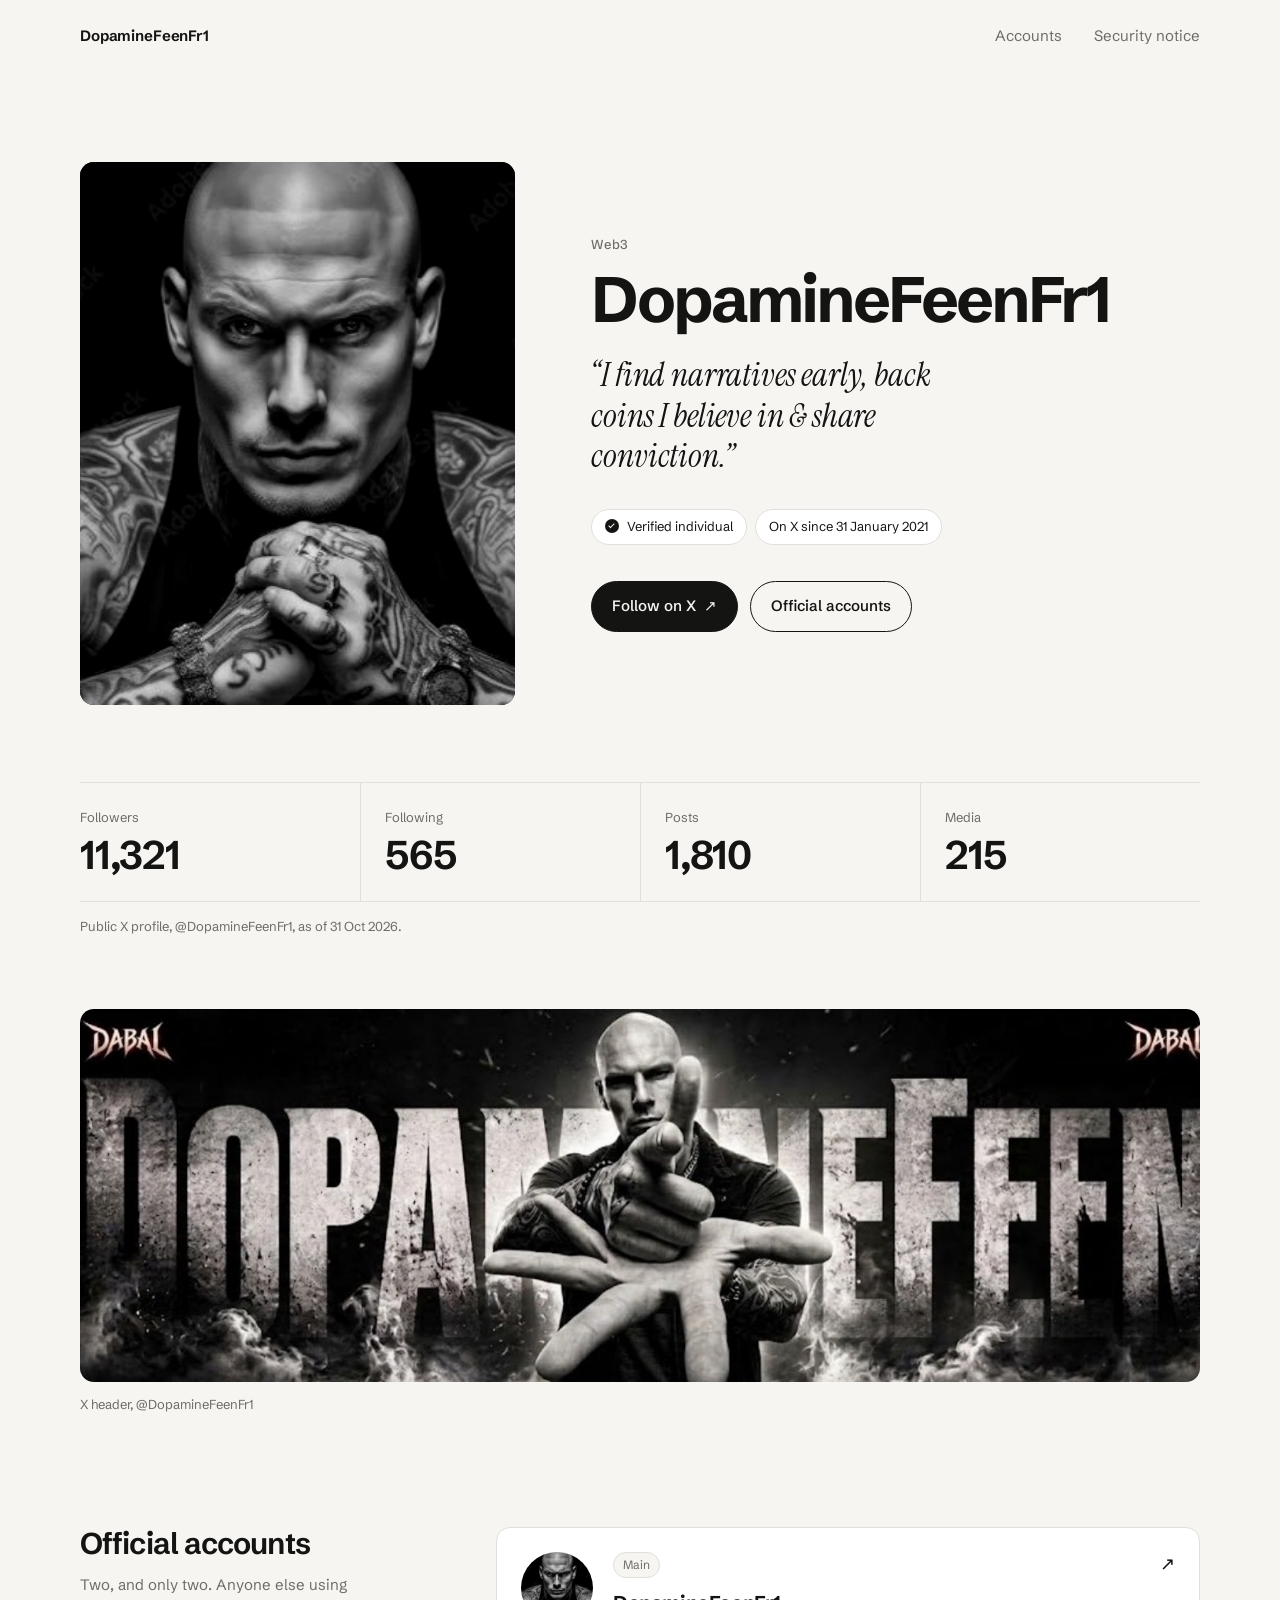
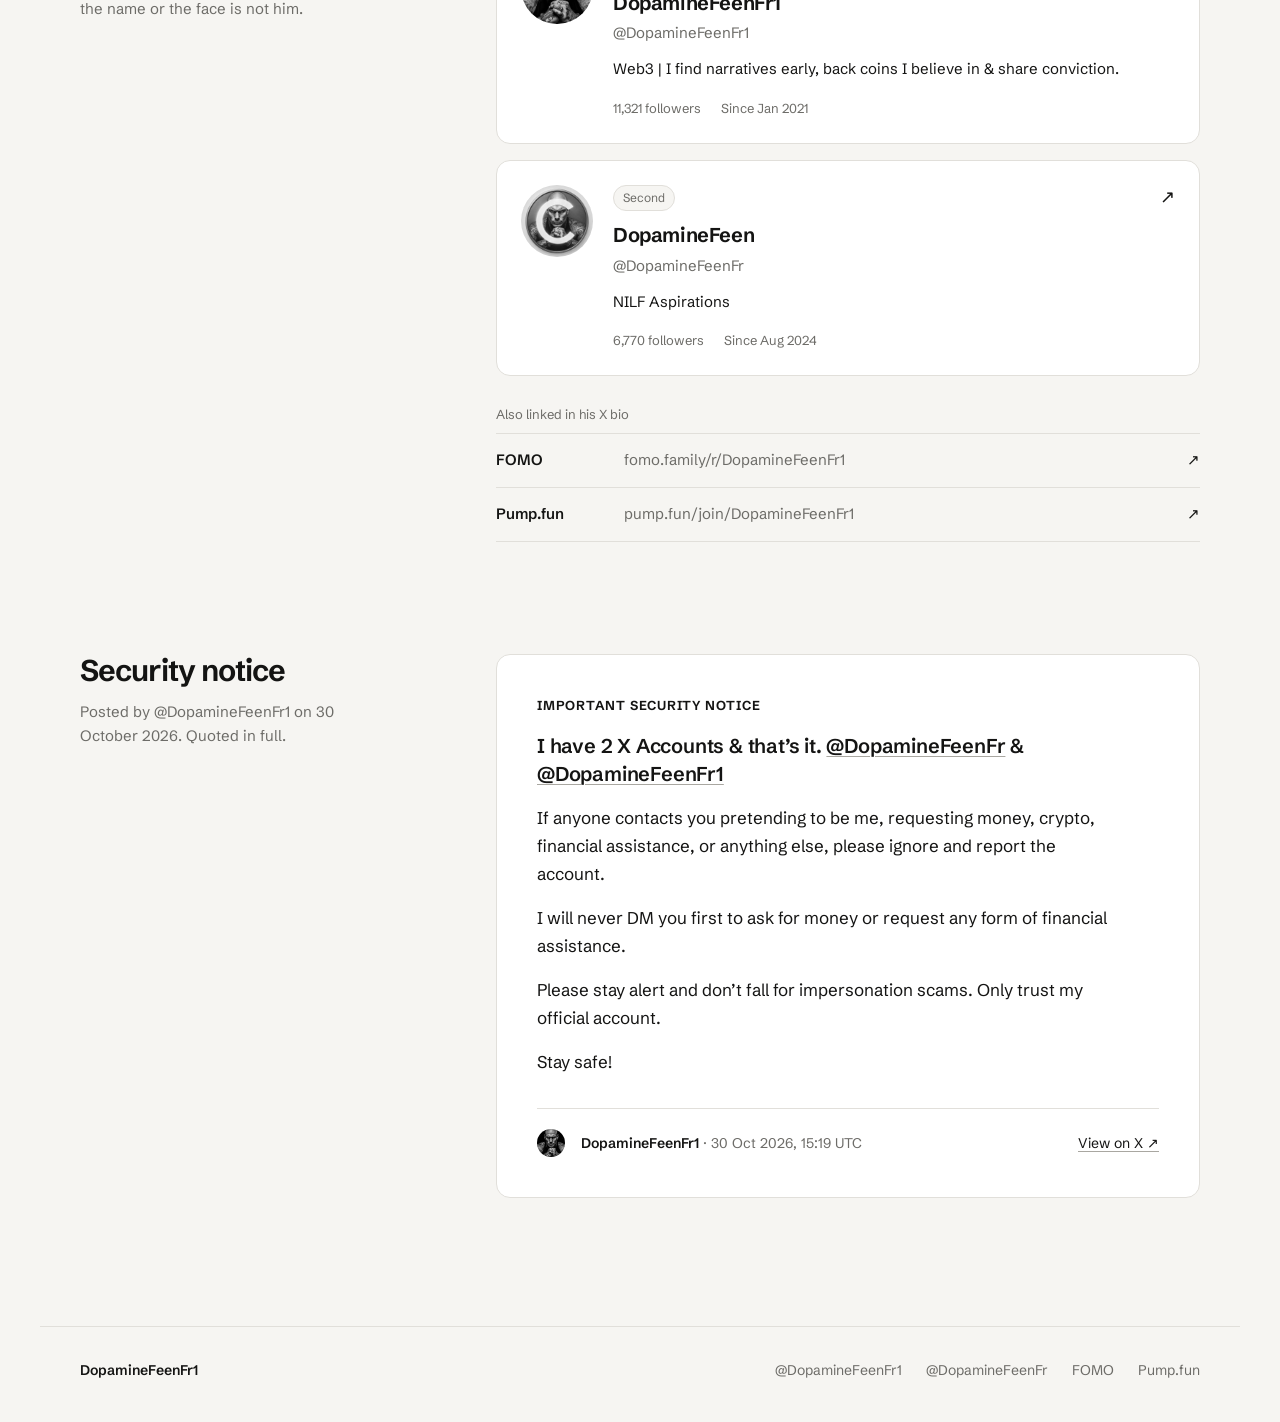
<file: index.html>
<!doctype html>
<html lang="en">
<head>
  <meta charset="utf-8">
  <meta name="viewport" content="width=device-width, initial-scale=1">
  <title>DopamineFeenFr1</title>
  <meta name="description" content="Web3 | I find narratives early, back coins I believe in &amp; share conviction.">
  <meta name="theme-color" content="#f6f5f2">
  <meta property="og:type" content="profile">
  <meta property="og:title" content="DopamineFeenFr1">
  <meta property="og:description" content="Web3 | I find narratives early, back coins I believe in &amp; share conviction.">
  <meta property="og:image" content="assets/img/banner.jpg">
  <meta name="twitter:card" content="summary_large_image">
  <meta name="twitter:creator" content="@DopamineFeenFr1">
  <link rel="icon" type="image/png" href="assets/img/favicon.png">
  <link rel="apple-touch-icon" href="assets/img/apple-touch-icon.png">
  <link rel="preload" href="assets/fonts/schibsted-grotesk.woff2" as="font" type="font/woff2" crossorigin>
  <link rel="preload" href="assets/fonts/instrument-serif-italic.woff2" as="font" type="font/woff2" crossorigin>
  <link rel="stylesheet" href="css/style.css?v=4">
  <script>document.documentElement.classList.add('js')</script>
</head>
<body>
  <a class="skip" href="#main">Skip to content</a>

  <header class="top wrap">
    <a class="top__name" href="#main">DopamineFeenFr1</a>
    <nav class="top__nav" aria-label="Sections">
      <a href="#accounts">Accounts</a>
      <a href="#notice">Security notice</a>
    </nav>
  </header>

  <main id="main">

    <section class="intro wrap" aria-labelledby="name">
      <figure class="intro__photo" data-reveal>
        <img src="assets/img/avatar.jpg" width="379" height="379"
             alt="Black-and-white portrait of DopamineFeenFr1: bald, heavily tattooed arms and hands, chin resting on clasped fists, lit hard from above.">
      </figure>

      <div class="intro__text">
        <p class="eyebrow" data-reveal>Web3</p>
        <h1 id="name" class="intro__name" data-reveal>DopamineFeenFr1</h1>
        <p class="intro__bio" data-reveal>&ldquo;I find narratives early, back coins I believe in &amp; share conviction.&rdquo;</p>

        <ul class="facts" data-reveal>
          <li><span class="tick" aria-hidden="true"></span>Verified individual</li>
          <li>On X since <time datetime="2021-01-31">31 January 2021</time></li>
        </ul>

        <div class="actions" data-reveal>
          <a class="btn btn--solid" href="https://x.com/DopamineFeenFr1" target="_blank" rel="noopener">Follow on X <span aria-hidden="true">&#8599;</span></a>
          <a class="btn" href="#accounts">Official accounts</a>
        </div>
      </div>
    </section>

    <section class="stats wrap" aria-label="X profile in numbers">
      <dl class="stats__grid" data-reveal>
        <div><dt>Followers</dt><dd>11,321</dd></div>
        <div><dt>Following</dt><dd>565</dd></div>
        <div><dt>Posts</dt><dd>1,810</dd></div>
        <div><dt>Media</dt><dd>215</dd></div>
      </dl>
      <p class="note" data-reveal>Public X profile, @DopamineFeenFr1, as of 31 Oct 2026.</p>
    </section>

    <figure class="banner wrap" data-reveal>
      <img src="assets/img/banner.jpg" width="1424" height="474" loading="lazy"
           alt="Black-and-white poster: a bald, tattooed man pointing at the camera in front of gritty block letters spelling DOPAMINEFEEN, with a DABAL mark in each top corner.">
      <figcaption class="note">X header, @DopamineFeenFr1</figcaption>
    </figure>

    <section class="block wrap" id="accounts" aria-labelledby="accounts-h">
      <div class="block__head" data-reveal>
        <h2 id="accounts-h">Official accounts</h2>
        <p>Two, and only two. Anyone else using the name or the face is not him.</p>
      </div>

      <div class="block__body">
      <ul class="cards">
        <li data-reveal>
          <a class="card" href="https://x.com/DopamineFeenFr1" target="_blank" rel="noopener">
            <img class="card__img" src="assets/img/avatar.jpg" width="379" height="379" loading="lazy" alt="">
            <span class="card__body">
              <span class="card__tag">Main</span>
              <span class="card__name">DopamineFeenFr1</span>
              <span class="card__handle">@DopamineFeenFr1</span>
              <span class="card__bio">Web3 | I find narratives early, back coins I believe in &amp; share conviction.</span>
              <span class="card__meta"><span>11,321 followers</span><span>Since Jan 2021</span></span>
            </span>
            <span class="card__go" aria-hidden="true">&#8599;</span>
          </a>
        </li>
        <li data-reveal>
          <a class="card" href="https://x.com/DopamineFeenFr" target="_blank" rel="noopener">
            <img class="card__img" src="assets/img/avatar-alt.jpg" width="400" height="400" loading="lazy" alt="">
            <span class="card__body">
              <span class="card__tag">Second</span>
              <span class="card__name">DopamineFeen</span>
              <span class="card__handle">@DopamineFeenFr</span>
              <span class="card__bio">NILF Aspirations</span>
              <span class="card__meta"><span>6,770 followers</span><span>Since Aug 2024</span></span>
            </span>
            <span class="card__go" aria-hidden="true">&#8599;</span>
          </a>
        </li>
      </ul>

      <div class="elsewhere" data-reveal>
        <p class="elsewhere__label">Also linked in his X bio</p>
        <ul>
          <li><a href="https://fomo.family/r/DopamineFeenFr1" target="_blank" rel="noopener sponsored"><span class="elsewhere__name">FOMO</span><span class="elsewhere__url">fomo.family/r/DopamineFeenFr1</span><span aria-hidden="true">&#8599;</span></a></li>
          <li><a href="https://pump.fun/join/DopamineFeenFr1" target="_blank" rel="noopener sponsored"><span class="elsewhere__name">Pump.fun</span><span class="elsewhere__url">pump.fun/join/DopamineFeenFr1</span><span aria-hidden="true">&#8599;</span></a></li>
        </ul>
      </div>
      </div>
    </section>

    <section class="block wrap" id="notice" aria-labelledby="notice-h">
      <div class="block__head" data-reveal>
        <h2 id="notice-h">Security notice</h2>
        <p>Posted by @DopamineFeenFr1 on <time datetime="2026-10-30T15:19:13Z">30 October 2026</time>. Quoted in full.</p>
      </div>

      <figure class="letter" data-reveal>
        <blockquote cite="https://x.com/DopamineFeenFr1/status/2116188178902053315">
          <p class="letter__title">IMPORTANT SECURITY NOTICE</p>
          <p class="letter__lead">I have 2 X Accounts &amp; that&rsquo;s it. <a href="https://x.com/DopamineFeenFr" target="_blank" rel="noopener">@DopamineFeenFr</a> &amp; <a href="https://x.com/DopamineFeenFr1" target="_blank" rel="noopener">@DopamineFeenFr1</a></p>
          <p>If anyone contacts you pretending to be me, requesting money, crypto, financial assistance, or anything else, please ignore and report the account.</p>
          <p>I will never DM you first to ask for money or request any form of financial assistance.</p>
          <p>Please stay alert and don&rsquo;t fall for impersonation scams. Only trust my official account.</p>
          <p>Stay safe!</p>
        </blockquote>
        <figcaption class="letter__cite">
          <img src="assets/img/avatar.jpg" width="379" height="379" loading="lazy" alt="">
          <span><strong>DopamineFeenFr1</strong> &middot; 30 Oct 2026, 15:19 UTC</span>
          <a href="https://x.com/DopamineFeenFr1/status/2116188178902053315" target="_blank" rel="noopener">View on X <span aria-hidden="true">&#8599;</span></a>
        </figcaption>
      </figure>
    </section>

  </main>

  <footer class="foot wrap">
    <span>DopamineFeenFr1</span>
    <span class="foot__links">
      <a href="https://x.com/DopamineFeenFr1" target="_blank" rel="noopener">@DopamineFeenFr1</a>
      <a href="https://x.com/DopamineFeenFr" target="_blank" rel="noopener">@DopamineFeenFr</a>
      <a href="https://fomo.family/r/DopamineFeenFr1" target="_blank" rel="noopener sponsored">FOMO</a>
      <a href="https://pump.fun/join/DopamineFeenFr1" target="_blank" rel="noopener sponsored">Pump.fun</a>
    </span>
  </footer>

  <script src="js/main.js?v=4" defer></script>
</body>
</html>
</file>
<file: css/style.css>
@font-face {
  font-family: "Schibsted Grotesk";
  src: url("../assets/fonts/schibsted-grotesk.woff2") format("woff2");
  font-weight: 400 900;
  font-display: swap;
}
@font-face {
  font-family: "Instrument Serif";
  src: url("../assets/fonts/instrument-serif-italic.woff2") format("woff2");
  font-style: italic;
  font-weight: 400;
  font-display: swap;
}

:root {
  --bg: #f6f5f2;
  --surface: #ffffff;
  --ink: #141413;
  --mute: #6d6c68;
  --line: #e1dfda;
  --max: 1120px;
  --gutter: clamp(1.25rem, 4vw, 2.5rem);
  --radius: 14px;
  --ease: cubic-bezier(.2, .7, .2, 1);
  --sans: "Schibsted Grotesk", "Helvetica Neue", Arial, sans-serif;
  --serif: "Instrument Serif", Georgia, "Times New Roman", serif;
}

*, *::before, *::after { box-sizing: border-box; }
html { -webkit-text-size-adjust: 100%; scroll-behavior: smooth; }
body {
  margin: 0;
  background: var(--bg);
  color: var(--ink);
  font: 400 1rem/1.6 var(--sans);
  -webkit-font-smoothing: antialiased;
  text-rendering: optimizeLegibility;
}
img { display: block; max-width: 100%; height: auto; }
a { color: inherit; text-decoration: none; }
h1, h2, p, figure, blockquote, dl, dd, ul { margin: 0; padding: 0; }
ul { list-style: none; }
:focus-visible { outline: 2px solid var(--ink); outline-offset: 3px; border-radius: 4px; }
::selection { background: var(--ink); color: var(--bg); }

.wrap { width: 100%; max-width: calc(var(--max) + var(--gutter) * 2); margin-inline: auto; padding-inline: var(--gutter); }

.skip {
  position: absolute; left: 1rem; top: -3rem; z-index: 10;
  padding: .5rem .9rem; border-radius: 8px;
  background: var(--ink); color: var(--bg); font-size: .875rem;
}
.skip:focus { top: 1rem; }

.eyebrow {
  font-size: .8125rem; font-weight: 500; letter-spacing: .02em; color: var(--mute);
}
.note { font-size: .8125rem; color: var(--mute); }

/* top bar */
.top {
  display: flex; align-items: center; justify-content: space-between; gap: 1rem;
  padding-block: 1.5rem;
  font-size: .9375rem;
}
.top__name { font-weight: 650; letter-spacing: -.01em; }
.top__nav { display: flex; gap: clamp(1rem, 3vw, 2rem); color: var(--mute); }
.top__nav a { transition: color .2s; }
.top__nav a:hover { color: var(--ink); }

/* intro */
.intro {
  display: grid; grid-template-columns: minmax(0, 5fr) minmax(0, 7fr);
  gap: clamp(2rem, 6vw, 5.5rem); align-items: center;
  padding-block: clamp(2.5rem, 7vw, 6rem) clamp(3rem, 6vw, 5rem);
}
.intro__photo {
  aspect-ratio: 4 / 5; overflow: hidden; border-radius: var(--radius);
  background: #0b0b0b;
}
.intro__photo img { width: 100%; height: 100%; object-fit: cover; object-position: 50% 30%; filter: grayscale(1) contrast(1.04); }
.intro__name {
  margin-top: .75rem;
  font-size: clamp(2.25rem, 5vw, 4.25rem); font-weight: 700; line-height: 1; letter-spacing: -.045em;
}
.intro__bio {
  margin-top: 1.5rem; max-width: 26ch;
  font: italic 400 clamp(1.5rem, 2.6vw, 2.125rem)/1.22 var(--serif);
  letter-spacing: -.005em;
}
.facts {
  display: flex; flex-wrap: wrap; gap: .5rem; margin-top: 2rem;
}
.facts li {
  display: inline-block;
  padding: .4rem .8rem; border: 1px solid var(--line); border-radius: 999px;
  background: var(--surface); font-size: .8125rem;
}
.tick {
  display: inline-block; vertical-align: -2px; width: 14px; height: 14px; margin-right: .5rem; border-radius: 50%; background: var(--ink); position: relative;
}
.tick::after {
  content: ""; position: absolute; left: 4.5px; top: 2.5px; width: 3px; height: 6px;
  border: solid var(--bg); border-width: 0 1.5px 1.5px 0; transform: rotate(45deg);
}
.actions { display: flex; flex-wrap: wrap; gap: .75rem; margin-top: 2.25rem; }
.btn {
  display: inline-flex; align-items: center; gap: .5rem;
  padding: .8rem 1.25rem; border-radius: 999px; border: 1px solid var(--ink);
  font-size: .9375rem; font-weight: 550;
  transition: background-color .25s var(--ease), color .25s var(--ease), transform .25s var(--ease);
}
.btn:hover { background: var(--ink); color: var(--bg); }
.btn:active { transform: scale(.98); }
.btn--solid { background: var(--ink); color: var(--bg); }
.btn--solid:hover { background: #2b2b29; }

/* stats */
.stats { padding-bottom: clamp(3rem, 6vw, 4.5rem); }
.stats__grid {
  display: grid; grid-template-columns: repeat(4, 1fr);
  border-block: 1px solid var(--line);
}
.stats__grid div { padding: 1.5rem 0 1.5rem 1.5rem; border-left: 1px solid var(--line); }
.stats__grid div:first-child { border-left: 0; padding-left: 0; }
.stats__grid dt { font-size: .8125rem; color: var(--mute); }
.stats__grid dd {
  margin-top: .35rem; font-size: clamp(1.75rem, 3.4vw, 2.5rem); font-weight: 650;
  letter-spacing: -.03em; line-height: 1.1;
}
.stats .note { margin-top: .9rem; }

/* banner */
.banner img { width: 100%; border-radius: var(--radius); background: #0b0b0b; }
.banner .note { margin-top: .75rem; }

/* blocks */
.block {
  display: grid; grid-template-columns: minmax(0, 4fr) minmax(0, 8fr);
  gap: clamp(1.5rem, 5vw, 4.5rem);
  padding-block: clamp(4rem, 9vw, 7rem) 0;
}
.block__head h2 { font-size: clamp(1.5rem, 2.4vw, 1.875rem); font-weight: 650; letter-spacing: -.03em; line-height: 1.15; }
.block__head p { margin-top: .75rem; max-width: 32ch; color: var(--mute); font-size: .9375rem; }

/* account cards */
.cards { display: grid; gap: 1rem; }
.card {
  position: relative; display: grid; grid-template-columns: 72px 1fr; gap: 1.25rem; align-items: start;
  padding: 1.5rem; border: 1px solid var(--line); border-radius: var(--radius); background: var(--surface);
  transition: border-color .25s var(--ease), box-shadow .25s var(--ease), transform .25s var(--ease);
}
.card:hover { border-color: #c9c7c1; box-shadow: 0 10px 30px -18px rgba(0, 0, 0, .35); transform: translateY(-2px); }
.card__img { width: 72px; height: 72px; border-radius: 50%; object-fit: cover; filter: grayscale(1); }
.card__body { display: grid; gap: .15rem; min-width: 0; padding-right: 2rem; }
.card__tag {
  justify-self: start; margin-bottom: .4rem; padding: .15rem .55rem; border-radius: 999px;
  background: var(--bg); border: 1px solid var(--line); font-size: .75rem; color: var(--mute);
}
.card__name { font-size: 1.25rem; font-weight: 650; letter-spacing: -.02em; }
.card__handle { font-size: .9375rem; color: var(--mute); }
.card__bio { margin-top: .6rem; font-size: .9375rem; }
.card__meta { display: flex; flex-wrap: wrap; gap: .4rem 1.25rem; margin-top: .9rem; font-size: .8125rem; color: var(--mute); }
.card__go {
  position: absolute; top: 1.4rem; right: 1.5rem; font-size: 1.125rem;
  transition: transform .25s var(--ease);
}
.card:hover .card__go { transform: translate(2px, -2px); }

/* bio links */
.elsewhere { margin-top: 1.75rem; }
.elsewhere__label { font-size: .8125rem; color: var(--mute); }
.elsewhere ul { margin-top: .5rem; border-top: 1px solid var(--line); }
.elsewhere a {
  display: grid; grid-template-columns: 7rem 1fr auto; align-items: baseline; gap: 1rem;
  padding: .9rem 0; border-bottom: 1px solid var(--line); font-size: .9375rem;
  transition: color .2s;
}
.elsewhere__name { font-weight: 600; }
.elsewhere__url { color: var(--mute); overflow: hidden; text-overflow: ellipsis; white-space: nowrap; }
.elsewhere a span:last-child { transition: transform .25s var(--ease); }
.elsewhere a:hover span:last-child { transform: translate(2px, -2px); }
.elsewhere a:hover .elsewhere__url { color: var(--ink); }

/* security notice */
.letter {
  padding: clamp(1.5rem, 4vw, 2.5rem); border: 1px solid var(--line); border-radius: var(--radius);
  background: var(--surface);
}
.letter blockquote p { max-width: 58ch; font-size: 1.0625rem; line-height: 1.65; }
.letter blockquote p + p { margin-top: 1rem; }
.letter__title { font-size: .8125rem !important; font-weight: 650; letter-spacing: .06em; }
.letter__lead { font-size: 1.25rem !important; font-weight: 600; line-height: 1.4 !important; letter-spacing: -.01em; }
.letter a { text-decoration: underline; text-decoration-thickness: 1px; text-underline-offset: 3px; text-decoration-color: #a9a7a1; }
.letter a:hover { text-decoration-color: currentColor; }
.letter__cite {
  display: flex; flex-wrap: wrap; align-items: center; gap: .75rem 1rem;
  margin-top: 2rem; padding-top: 1.25rem; border-top: 1px solid var(--line);
  font-size: .875rem; color: var(--mute);
}
.letter__cite img { width: 28px; height: 28px; border-radius: 50%; filter: grayscale(1); }
.letter__cite strong { color: var(--ink); font-weight: 600; }
.letter__cite a { margin-left: auto; color: var(--ink); }

/* footer */
.foot {
  display: flex; flex-wrap: wrap; justify-content: space-between; gap: 1rem;
  margin-top: clamp(5rem, 10vw, 8rem); padding-block: 2rem 2.5rem;
  border-top: 1px solid var(--line);
  font-size: .875rem; color: var(--mute);
}
.foot span:first-child { color: var(--ink); font-weight: 600; }
.foot__links { display: flex; flex-wrap: wrap; gap: .5rem 1.5rem; }
.foot__links a:hover { color: var(--ink); }

/* 404 */
.nf { min-height: 100svh; display: flex; flex-direction: column; justify-content: center; align-items: flex-start; gap: 1.25rem; }
.nf__title { font-size: clamp(2rem, 5vw, 3.5rem); font-weight: 700; letter-spacing: -.04em; line-height: 1.05; }

/* motion */
.js [data-reveal] { opacity: 0; transform: translateY(14px); transition: opacity .8s var(--ease), transform .8s var(--ease); }
.js [data-reveal].is-in { opacity: 1; transform: none; }
.intro__text [data-reveal]:nth-child(2) { transition-delay: .06s; }
.intro__text [data-reveal]:nth-child(3) { transition-delay: .12s; }
.intro__text [data-reveal]:nth-child(4) { transition-delay: .18s; }
.intro__text [data-reveal]:nth-child(5) { transition-delay: .24s; }
.cards li:nth-child(2) [data-reveal], .cards li:nth-child(2)[data-reveal] { transition-delay: .08s; }

@media (max-width: 860px) {
  .intro { grid-template-columns: 1fr; padding-top: 1rem; }
  .intro__photo { max-width: 420px; aspect-ratio: 1 / 1; }
  .block { grid-template-columns: 1fr; }
  .stats__grid { grid-template-columns: repeat(2, 1fr); }
  .stats__grid div:nth-child(3) { border-left: 0; padding-left: 0; }
  .stats__grid div:nth-child(n+3) { border-top: 1px solid var(--line); }
}
@media (max-width: 520px) {
  .top__nav a:first-child { display: none; }
  .card { grid-template-columns: 56px 1fr; padding: 1.25rem; gap: 1rem; }
  .card__img { width: 56px; height: 56px; }
  .letter__cite a { margin-left: 0; }
  .elsewhere a { grid-template-columns: 5.5rem 1fr auto; }
}

@media (prefers-reduced-motion: reduce) {
  html { scroll-behavior: auto; }
  *, *::before, *::after { transition: none !important; animation: none !important; }
  .js [data-reveal] { opacity: 1; transform: none; }
}
</file>
